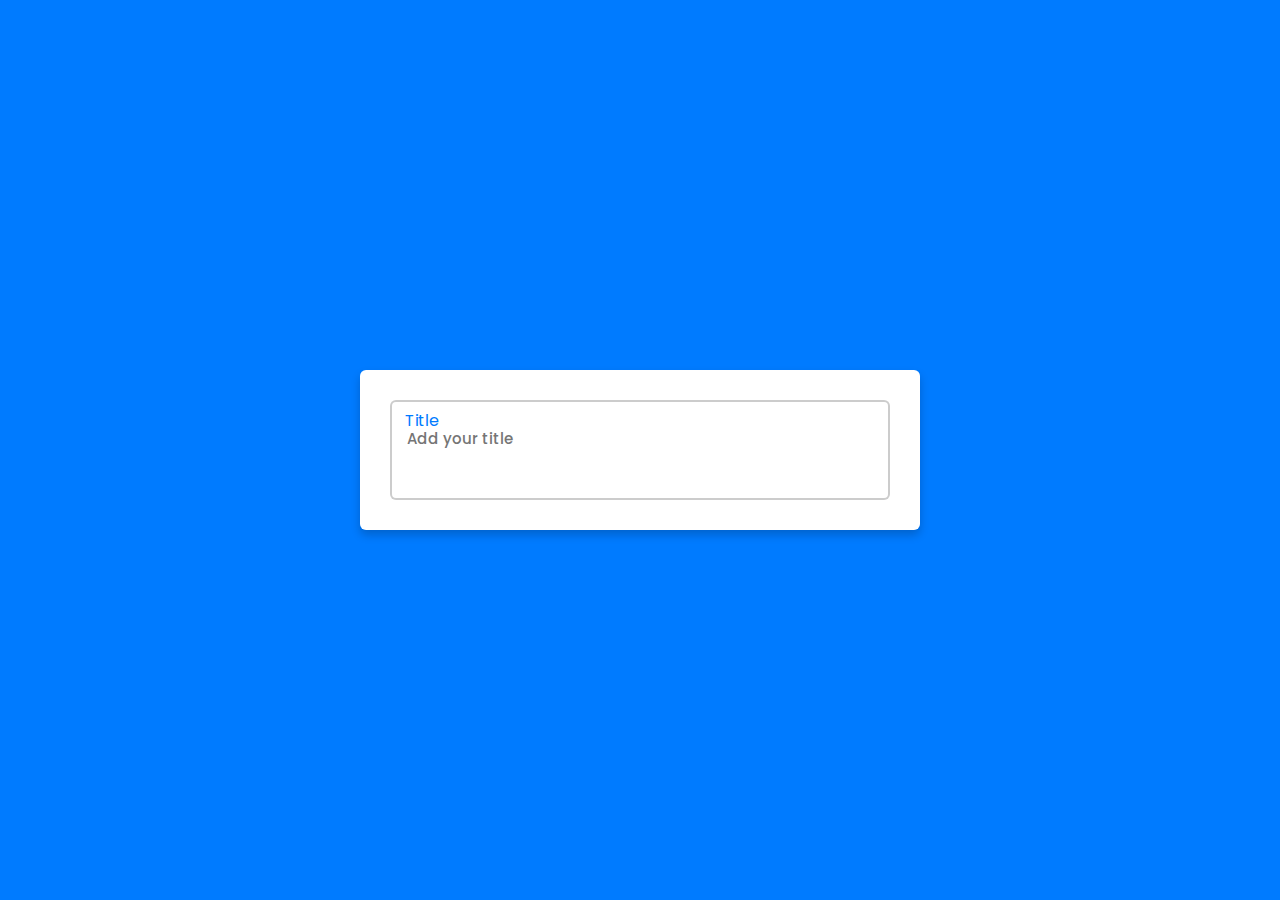
<file: CharacterLimit/index.html>
<!DOCTYPE html>
<html lang="en" dir="ltr">
  <head>
    <meta charset="UTF-8" />
    <title>Input Character limit | CodingNepal</title>
    <link rel="stylesheet" href="style.css" />
  </head>
  <body>
    <div class="input-box">
      <textarea placeholder="Add your title" required></textarea>
      <span class="title">Title</span>
      <div class="characters">
        <span class="signal_num">0</span>
        <span class="limit_num">/100</span>
      </div>
    </div>

    <script>
      let inputBox = document.querySelector(".input-box"),
        textarea = inputBox.querySelector("textarea"),
        signalNum = inputBox.querySelector(".signal_num");

      textarea.addEventListener("keyup", () => {
        let valLenght = textarea.value.length; //stored textarea value length into valLength

        signalNum.innerText = valLenght; //converted signalNum innerText by valLength
        valLenght > 0 ? inputBox.classList.add("active") : inputBox.classList.remove("active"); // if valLength is greater than 0 than add active class if not than remove active class
        valLenght > 100 ? inputBox.classList.add("error") : inputBox.classList.remove("error"); // if valLength is greater than 100 than add error class if not than remove error class

        console.log(valLenght);
      });
    </script>
  </body>
</html>
</file>
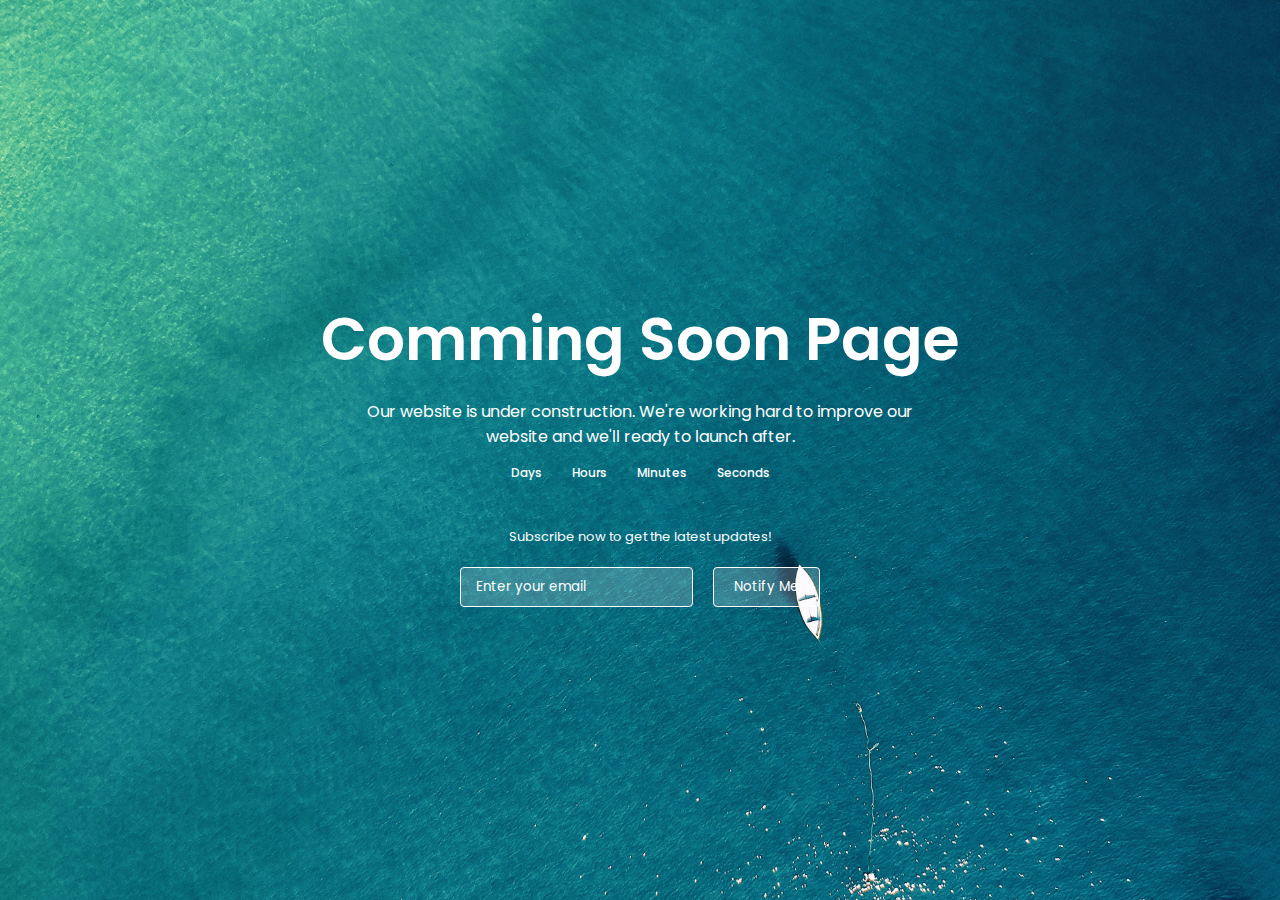
<file: CommingSoonWebsite/index.html>
<!DOCTYPE html>
<html lang="en">
<head>
  <meta charset="UTF-8" />
  <meta http-equiv="X-UA-Compatible" content="IE=edge" />
  <meta name="viewport" content="width=device-width, initial-scale=1.0" />
  <title>Website Coming Soon Page</title>
  <!-- CSS -->
  <link rel="stylesheet" href="css/style.css" />
</head>

<body>
  <section class="container">
    <img src="image.jpg" alt="" class="image" />
    <header>Comming Soon Page</header>
    <p>
      Our website is under construction. We're working hard to improve our
      website and we'll ready to launch after.
    </p>
    <div class="time-content">
      <div class="time days">
        <span class="number"></span>
        <span class="text">days</span>
      </div>
      <div class="time hours">
        <span class="number"></span>
        <span class="text">hours</span>
      </div>
      <div class="time minutes">
        <span class="number"></span>
        <span class="text">minutes</span>
      </div>
      <div class="time seconds">
        <span class="number"></span>
        <span class="text">seconds</span>
      </div>
    </div>

    <div class="email-content">
      <p>Subscribe now to get the latest updates!</p>

      <div class="input-box">
        <input type="email" placeholder="Enter your email" />
        <button>Notify Me</button>
      </div>
    </div>
  </section>

  <!-- JavaScript -->
  <script src="js/script.js"></script>
</body>

</html>
</file>
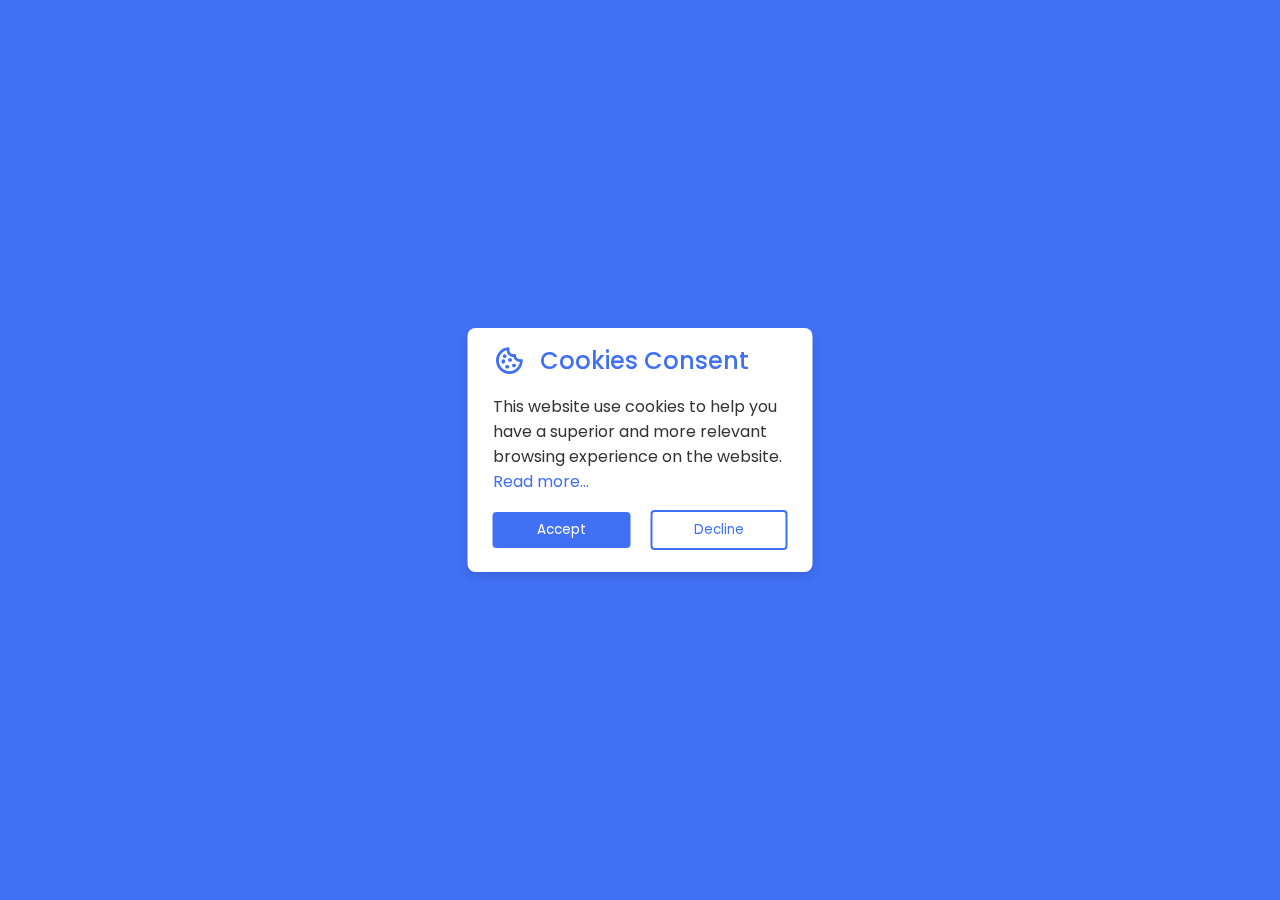
<file: cookieConsentBox/index.html>
<!DOCTYPE html>
<!-- Coding By CodingNepal - codingnepalweb.com -->
<html lang="en">
  <head>
    <meta charset="UTF-8" />
    <meta http-equiv="X-UA-Compatible" content="IE=edge" />
    <meta name="viewport" content="width=device-width, initial-scale=1.0" />
   <title>Popup Cookie Consent Box</title>
    <link rel="stylesheet" href="../cookieConsentBox/style.css" />
    <!-- Boxicons CSS -->
    <link href="https://unpkg.com/boxicons@2.1.2/css/boxicons.min.css" rel="stylesheet" />
    <script src="../cookieConsentBox/script.js" defer></script>
  </head>
  <body>
    <div class="wrapper">
      <header>
        <i class="bx bx-cookie"></i>
        <h2>Cookies Consent</h2>
      </header>

      <div class="data">
        <p>This website use cookies to help you have a superior and more relevant browsing experience on the website. <a href="#"> Read more...</a></p>
      </div>

      <div class="buttons">
        <button class="button" id="acceptBtn">Accept</button>
        <button class="button" id="declineBtn">Decline</button>
      </div>
    </div>
  </body>
</html>
</file>
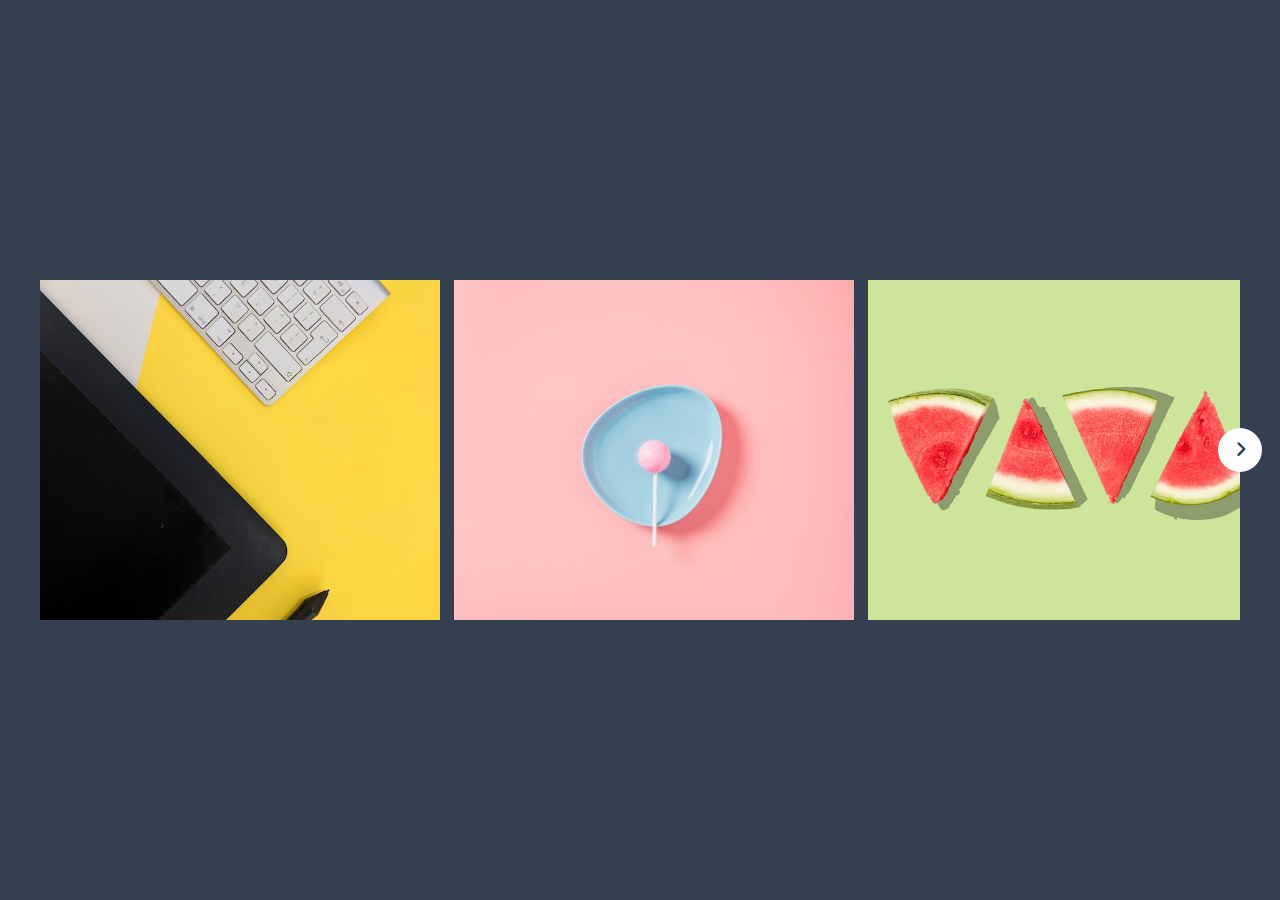
<file: DraggableImageSlider/index.html>
<!DOCTYPE html>
<!-- Coding By CodingNepal - youtube.com/codingnepal -->
<html lang="en" dir="ltr">
  <head>
    <meta charset="utf-8">
    <title>Draggable Image Slider | CodingNepal</title>
    <link rel="stylesheet" href="style.css">
    <meta name="viewport" content="width=device-width, initial-scale=1.0">
    <link rel="stylesheet" href="https://cdnjs.cloudflare.com/ajax/libs/font-awesome/6.2.0/css/all.min.css">
    <script src="script.js" defer></script>
  </head>
  <body>
    <div class="wrapper">
      <i id="left" class="fa-solid fa-angle-left"></i>
      <div class="carousel">
        <img src="images/img-1.jpg" alt="img" draggable="false">
        <img src="images/img-2.jpg" alt="img" draggable="false">
        <img src="images/img-3.jpg" alt="img" draggable="false">
        <img src="images/img-4.jpg" alt="img" draggable="false">
        <img src="images/img-5.jpg" alt="img" draggable="false">
        <img src="images/img-6.jpg" alt="img" draggable="false">
        <img src="images/img-7.jpg" alt="img" draggable="false">
        <img src="images/img-8.jpg" alt="img" draggable="false">
        <img src="images/img-9.jpg" alt="img" draggable="false">
      </div>
      <i id="right" class="fa-solid fa-angle-right"></i>
    </div>
    
  </body>
</html>
</file>
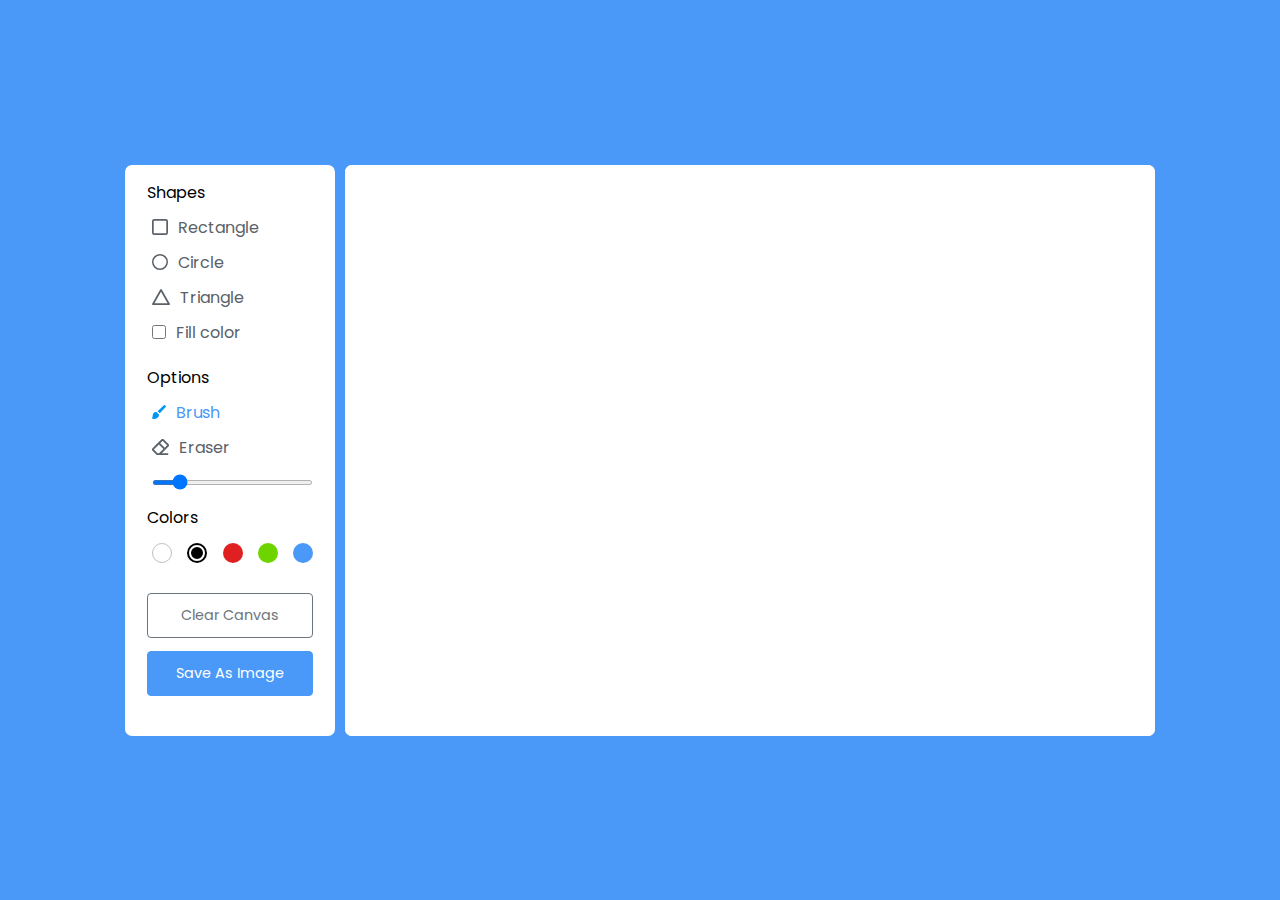
<file: DrawingApp/index.html>
<!DOCTYPE html>
<!-- Coding By CodingNepal - youtube.com/codingnepal -->
<html lang="en" dir="ltr">
  <head>
    <meta charset="utf-8">
    <title>Drawing App JavaScript | CodingNepal</title>
    <link rel="stylesheet" href="../DrawingApp/style.css">
    <meta name="viewport" content="width=device-width, initial-scale=1.0">
    <script src="../DrawingApp/script.js" defer></script>
  </head>
  <body>
    <div class="container">
      <section class="tools-board">
        <div class="row">
          <label class="title">Shapes</label>
          <ul class="options">
            <li class="option tool" id="rectangle">
              <img src="icons/rectangle.svg" alt="">
              <span>Rectangle</span>
            </li>
            <li class="option tool" id="circle">
              <img src="icons/circle.svg" alt="">
              <span>Circle</span>
            </li>
            <li class="option tool" id="triangle">
              <img src="icons/triangle.svg" alt="">
              <span>Triangle</span>
            </li>
            <li class="option">
              <input type="checkbox" id="fill-color">
              <label for="fill-color">Fill color</label>
            </li>
          </ul>
        </div>
        <div class="row">
          <label class="title">Options</label>
          <ul class="options">
            <li class="option active tool" id="brush">
              <img src="icons/brush.svg" alt="">
              <span>Brush</span>
            </li>
            <li class="option tool" id="eraser">
              <img src="icons/eraser.svg" alt="">
              <span>Eraser</span>
            </li>
            <li class="option">
              <input type="range" id="size-slider" min="1" max="30" value="5">
            </li>
          </ul>
        </div>
        <div class="row colors">
          <label class="title">Colors</label>
          <ul class="options">
            <li class="option"></li>
            <li class="option selected"></li>
            <li class="option"></li>
            <li class="option"></li>
            <li class="option">
              <input type="color" id="color-picker" value="#4A98F7">
            </li>
          </ul>
        </div>
        <div class="row buttons">
          <button class="clear-canvas">Clear Canvas</button>
          <button class="save-img">Save As Image</button>
        </div>
      </section>
      <section class="drawing-board">
        <canvas></canvas>
      </section>
    </div>
  </body>
</html>
</file>
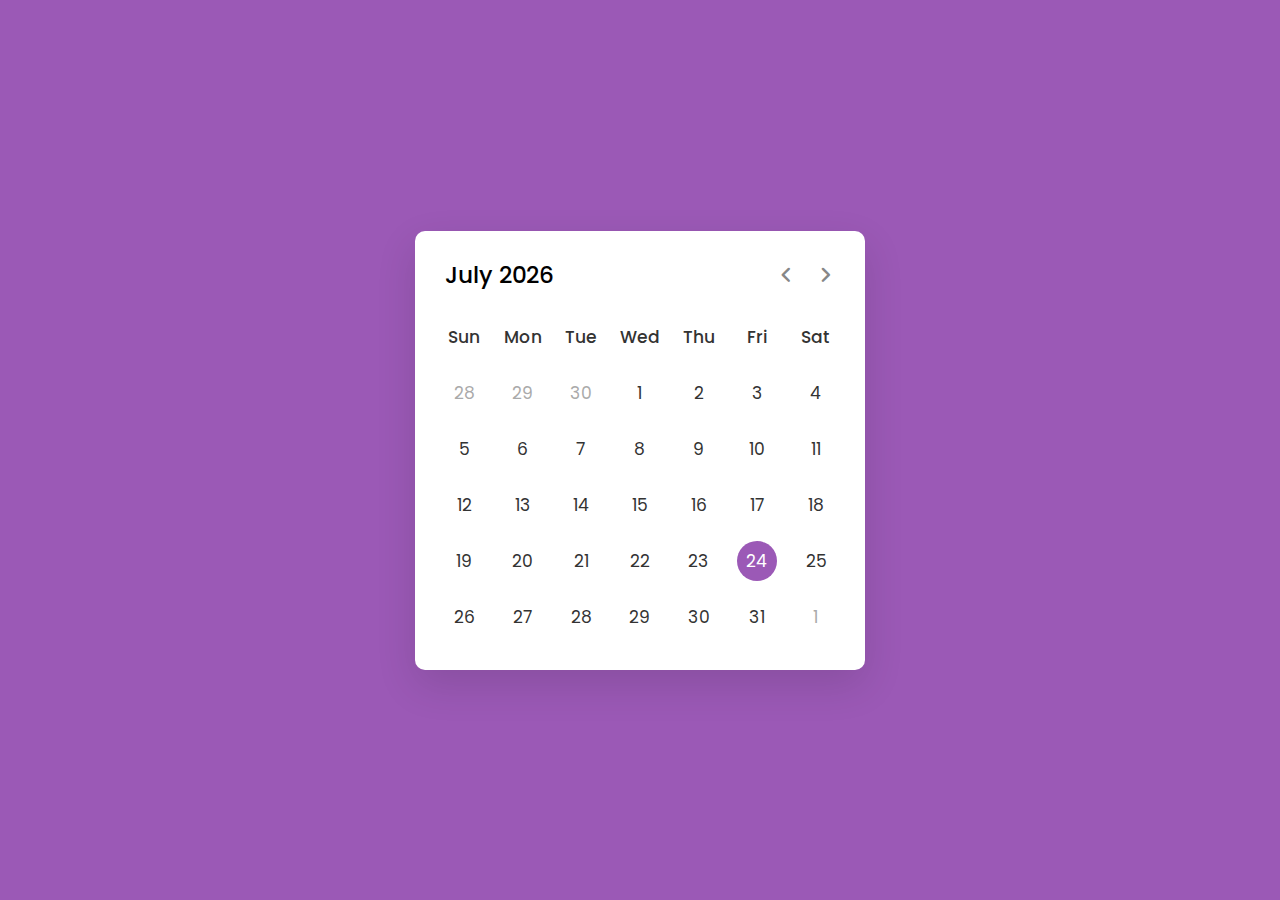
<file: DynamicCalendar/index.html>
<!DOCTYPE html>
<!-- Coding By CodingNepal - youtube.com/codingnepal -->
<html lang="en" dir="ltr">
  <head>
    <meta charset="utf-8">
    <title>Dynamic Calendar JavaScript | CodingNepal</title>
    <link rel="stylesheet" href="style.css">
    <meta name="viewport" content="width=device-width, initial-scale=1.0">
    <!-- Google Font Link for Icons -->
    <link rel="stylesheet" href="https://fonts.googleapis.com/css2?family=Material+Symbols+Rounded:opsz,wght,FILL,GRAD@20..48,100..700,0..1,-50..200">
    <script src="script.js" defer></script>
  </head>
  <body>
    <div class="wrapper">
      <header>
        <p class="current-date"></p>
        <div class="icons">
          <span id="prev" class="material-symbols-rounded">chevron_left</span>
          <span id="next" class="material-symbols-rounded">chevron_right</span>
        </div>
      </header>
      <div class="calendar">
        <ul class="weeks">
          <li>Sun</li>
          <li>Mon</li>
          <li>Tue</li>
          <li>Wed</li>
          <li>Thu</li>
          <li>Fri</li>
          <li>Sat</li>
        </ul>
        <ul class="days"></ul>
      </div>
    </div>
    
  </body>
</html>
</file>
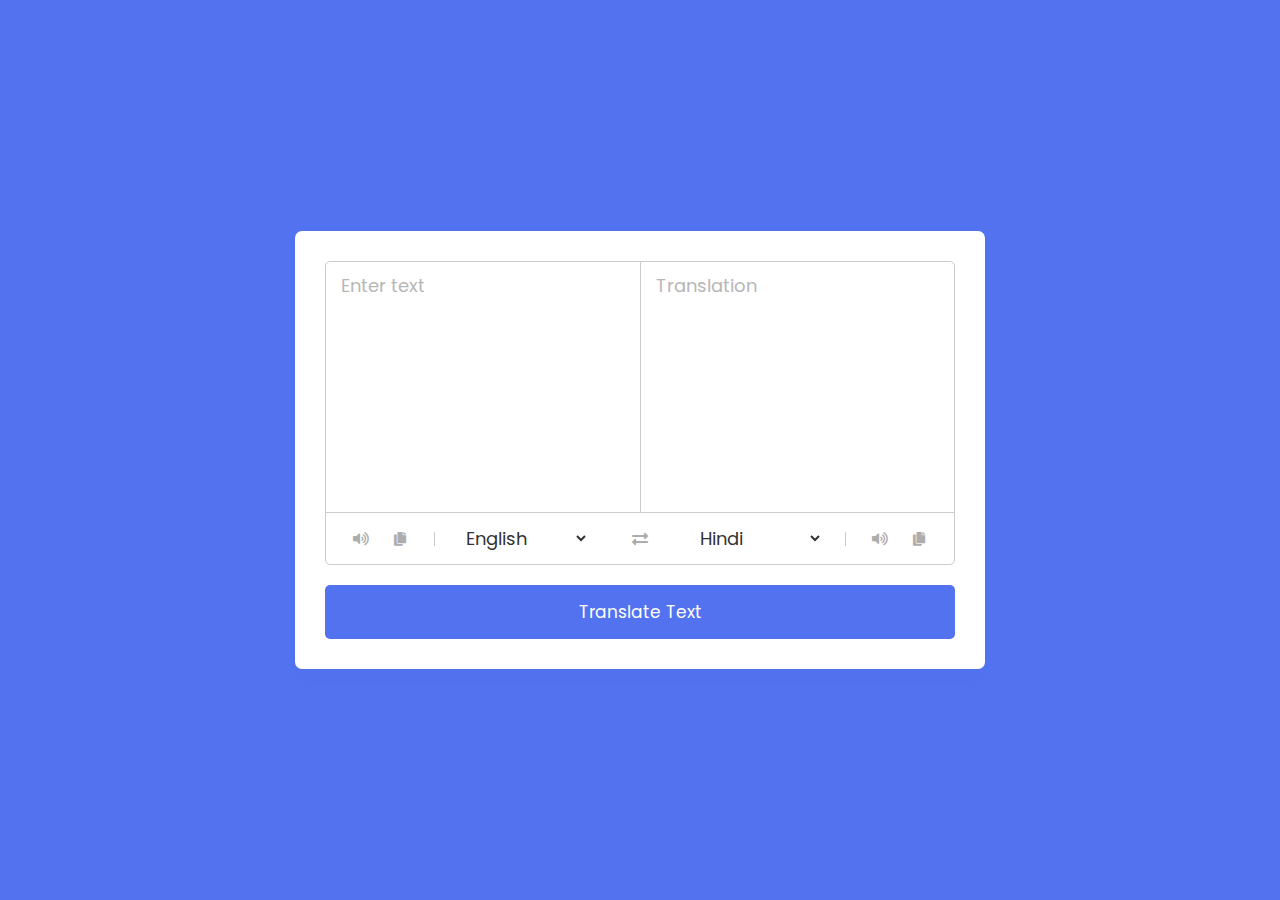
<file: LanguageTranslator/index.html>
<!DOCTYPE html>
<html lang="en" dir="ltr">

<head>
  <meta charset="utf-8">
  <title>Language Translator | CodingNepal</title>
  <link rel="stylesheet" href="../LanguageTranslator/style.css">
  <meta name="viewport" content="width=device-width, initial-scale=1.0">
  <!-- Font Awesome CDN Link for Icons -->
  <link rel="stylesheet" href="https://cdnjs.cloudflare.com/ajax/libs/font-awesome/5.15.3/css/all.min.css" />
</head>

<body>
  <div class="container">
    <div class="wrapper">
      <div class="text-input">
        <textarea spellcheck="false" class="from-text" placeholder="Enter text"></textarea>
        <textarea spellcheck="false" readonly disabled class="to-text" placeholder="Translation"></textarea>
      </div>
      <ul class="controls">
        <li class="row from">
          <div class="icons">
            <i id="from" class="fas fa-volume-up"></i>
            <i id="from" class="fas fa-copy"></i>
          </div>
          <select></select>
        </li>
        <li class="exchange"><i class="fas fa-exchange-alt"></i></li>
        <li class="row to">
          <select></select>
          <div class="icons">
            <i id="to" class="fas fa-volume-up"></i>
            <i id="to" class="fas fa-copy"></i>
          </div>
        </li>
      </ul>
    </div>
    <button>Translate Text</button>
  </div>

  <script src="../LanguageTranslator/countries.js"></script>
  <script src="../LanguageTranslator/script.js"></script>

</body>

</html>
</file>
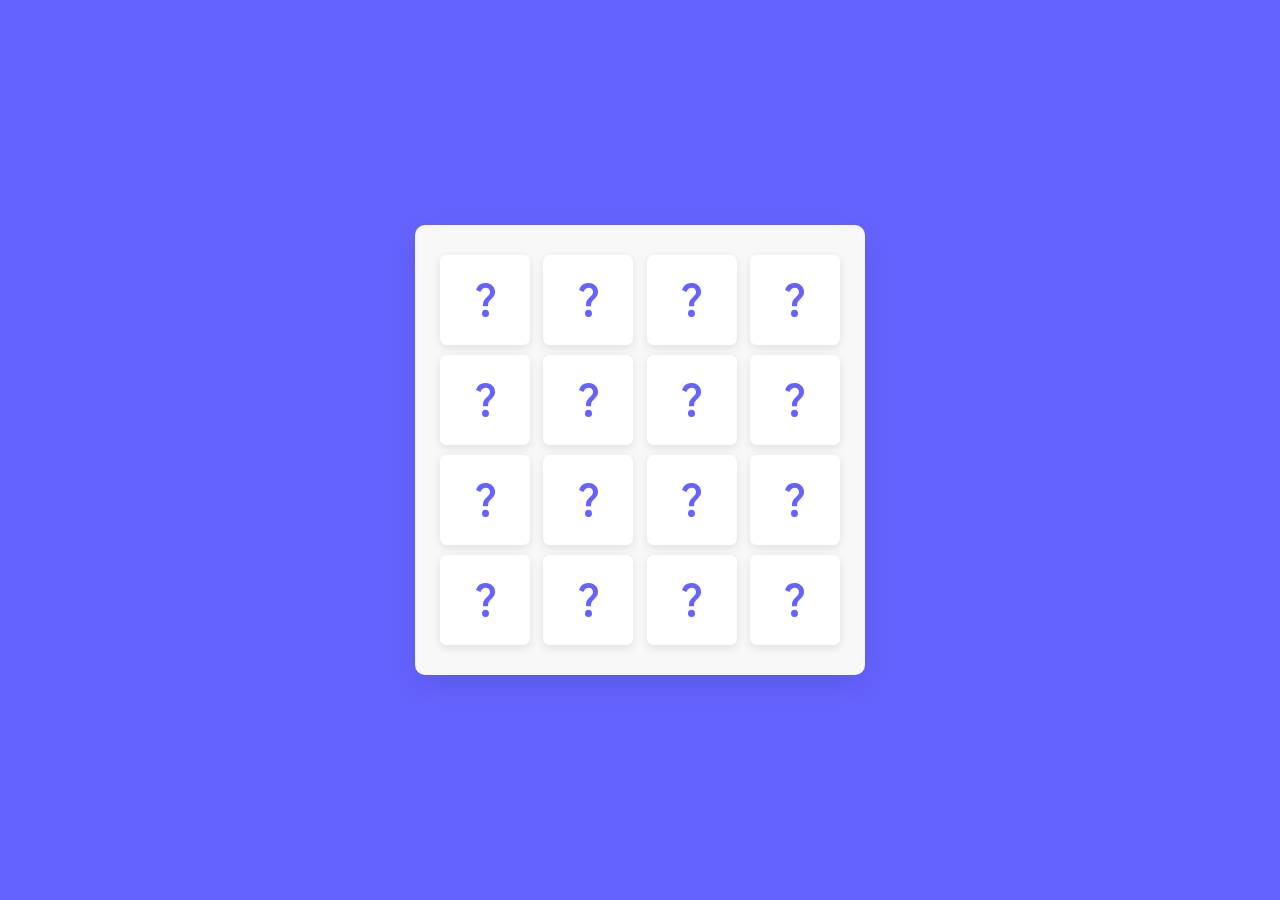
<file: MemoryCardGame/index.html>
<!DOCTYPE html>
<!-- Coding By CodingNepal - youtube.com/codingnepal -->
<html lang="en" dir="ltr">

<head>
  <meta charset="utf-8">
  <title>Memory Card Game in JavaScript | CodingNepal</title>
  <link rel="stylesheet" href="style.css">
  <meta name="viewport" content="width=device-width, initial-scale=1.0">
</head>

<body>
  <div class="wrapper">
    <ul class="cards">
      <li class="card">
        <div class="view front-view">
          <img src="images/que_icon.svg" alt="icon">
        </div>
        <div class="view back-view">
          <img src="images/img-1.png" alt="card-img">
        </div>
      </li>
      <li class="card">
        <div class="view front-view">
          <img src="images/que_icon.svg" alt="icon">
        </div>
        <div class="view back-view">
          <img src="images/img-6.png" alt="card-img">
        </div>
      </li>
      <li class="card">
        <div class="view front-view">
          <img src="images/que_icon.svg" alt="icon">
        </div>
        <div class="view back-view">
          <img src="images/img-3.png" alt="card-img">
        </div>
      </li>
      <li class="card">
        <div class="view front-view">
          <img src="images/que_icon.svg" alt="icon">
        </div>
        <div class="view back-view">
          <img src="images/img-2.png" alt="card-img">
        </div>
      </li>
      <li class="card">
        <div class="view front-view">
          <img src="images/que_icon.svg" alt="icon">
        </div>
        <div class="view back-view">
          <img src="images/img-1.png" alt="card-img">
        </div>
      </li>
      <li class="card">
        <div class="view front-view">
          <img src="images/que_icon.svg" alt="icon">
        </div>
        <div class="view back-view">
          <img src="images/img-5.png" alt="card-img">
        </div>
      </li>
      <li class="card">
        <div class="view front-view">
          <img src="images/que_icon.svg" alt="icon">
        </div>
        <div class="view back-view">
          <img src="images/img-2.png" alt="card-img">
        </div>
      </li>
      <li class="card">
        <div class="view front-view">
          <img src="images/que_icon.svg" alt="icon">
        </div>
        <div class="view back-view">
          <img src="images/img-6.png" alt="card-img">
        </div>
      </li>
      <li class="card">
        <div class="view front-view">
          <img src="images/que_icon.svg" alt="icon">
        </div>
        <div class="view back-view">
          <img src="images/img-3.png" alt="card-img">
        </div>
      </li>
      <li class="card">
        <div class="view front-view">
          <img src="images/que_icon.svg" alt="icon">
        </div>
        <div class="view back-view">
          <img src="images/img-4.png" alt="card-img">
        </div>
      </li>
      <li class="card">
        <div class="view front-view">
          <img src="images/que_icon.svg" alt="icon">
        </div>
        <div class="view back-view">
          <img src="images/img-5.png" alt="card-img">
        </div>
      </li>
      <li class="card">
        <div class="view front-view">
          <img src="images/que_icon.svg" alt="icon">
        </div>
        <div class="view back-view">
          <img src="images/img-4.png" alt="card-img">
        </div>
      </li>
      <li class="card">
        <div class="view front-view">
          <img src="images/que_icon.svg" alt="icon">
        </div>
        <div class="view back-view">
          <img src="images/img-4.png" alt="card-img">
        </div>
      </li>
      <li class="card">
        <div class="view front-view">
          <img src="images/que_icon.svg" alt="icon">
        </div>
        <div class="view back-view">
          <img src="images/img-4.png" alt="card-img">
        </div>
      </li>
      <li class="card">
        <div class="view front-view">
          <img src="images/que_icon.svg" alt="icon">
        </div>
        <div class="view back-view">
          <img src="images/img-4.png" alt="card-img">
        </div>
      </li>
      <li class="card">
        <div class="view front-view">
          <img src="images/que_icon.svg" alt="icon">
        </div>
        <div class="view back-view">
          <img src="images/img-4.png" alt="card-img">
        </div>
      </li>
    </ul>
  </div>

  <script src="script.js"></script>

</body>

</html>
</file>
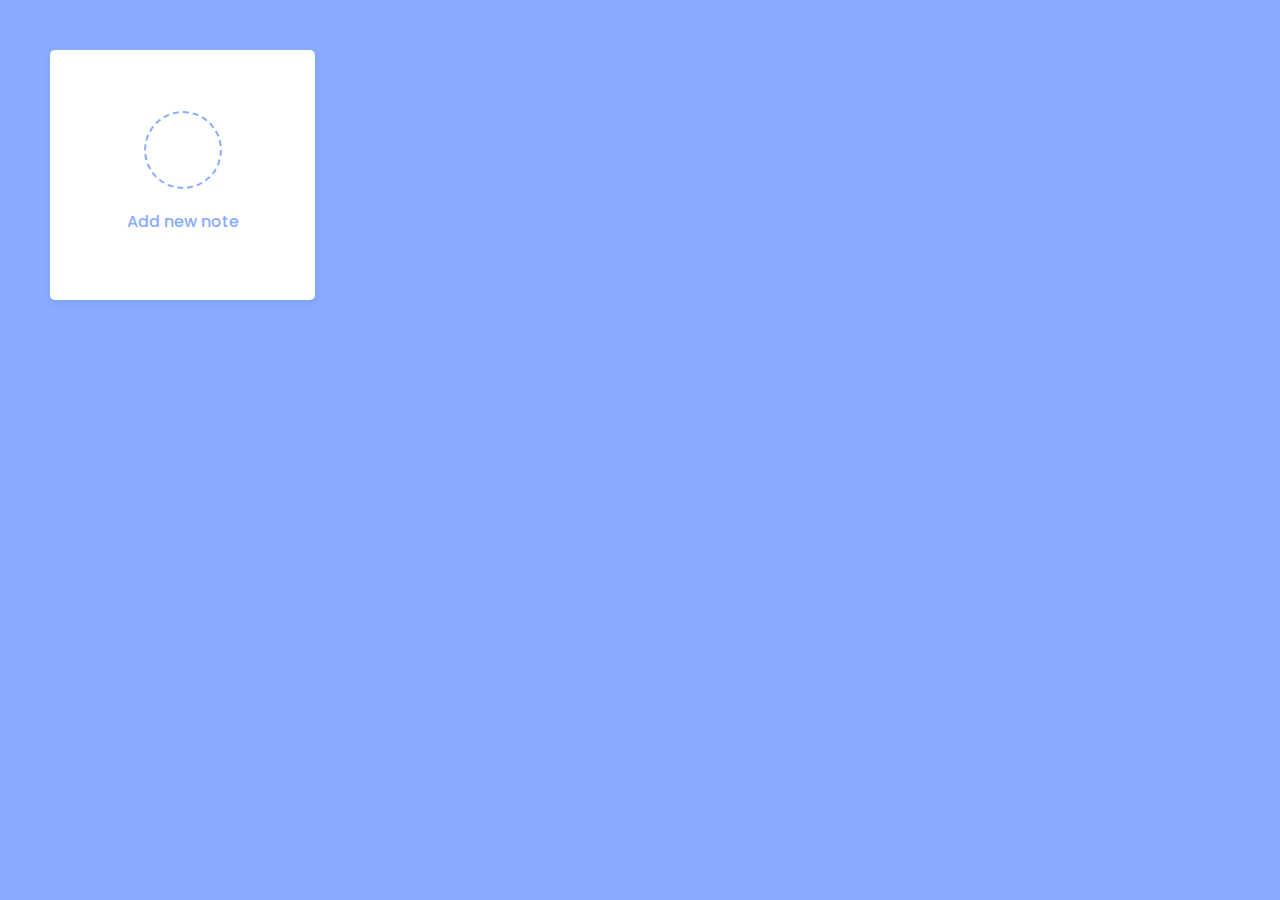
<file: NotesApp/index.html>
<!DOCTYPE html>
<html lang="en" dir="ltr">

<head>
  <meta charset="utf-8">
  <title>Notes App in JavaScript | CodingNepal</title>
  <link rel="stylesheet" href="style.css">
  <meta name="viewport" content="width=device-width, initial-scale=1.0">
  <!-- Iconscout Link For Icons -->
  <link rel="stylesheet" href="https://unicons.iconscout.com/release/v4.0.0/css/line.css">
</head>

<body>
  <div class="popup-box">
    <div class="popup">
      <div class="content">
        <header>
          <p></p>
          <i class="uil uil-times"></i>
        </header>
        <form action="#">
          <div class="row title">
            <label>Title</label>
            <input type="text" spellcheck="false">
          </div>
          <div class="row description">
            <label>Description</label>
            <textarea spellcheck="false"></textarea>
          </div>
          <button></button>
        </form>
      </div>
    </div>
  </div>
  <div class="wrapper">
    <li class="add-box">
      <div class="icon"><i class="uil uil-plus"></i></div>
      <p>Add new note</p>
    </li>
  </div>

  <script src="script.js"></script>

</body>

</html>
</file>
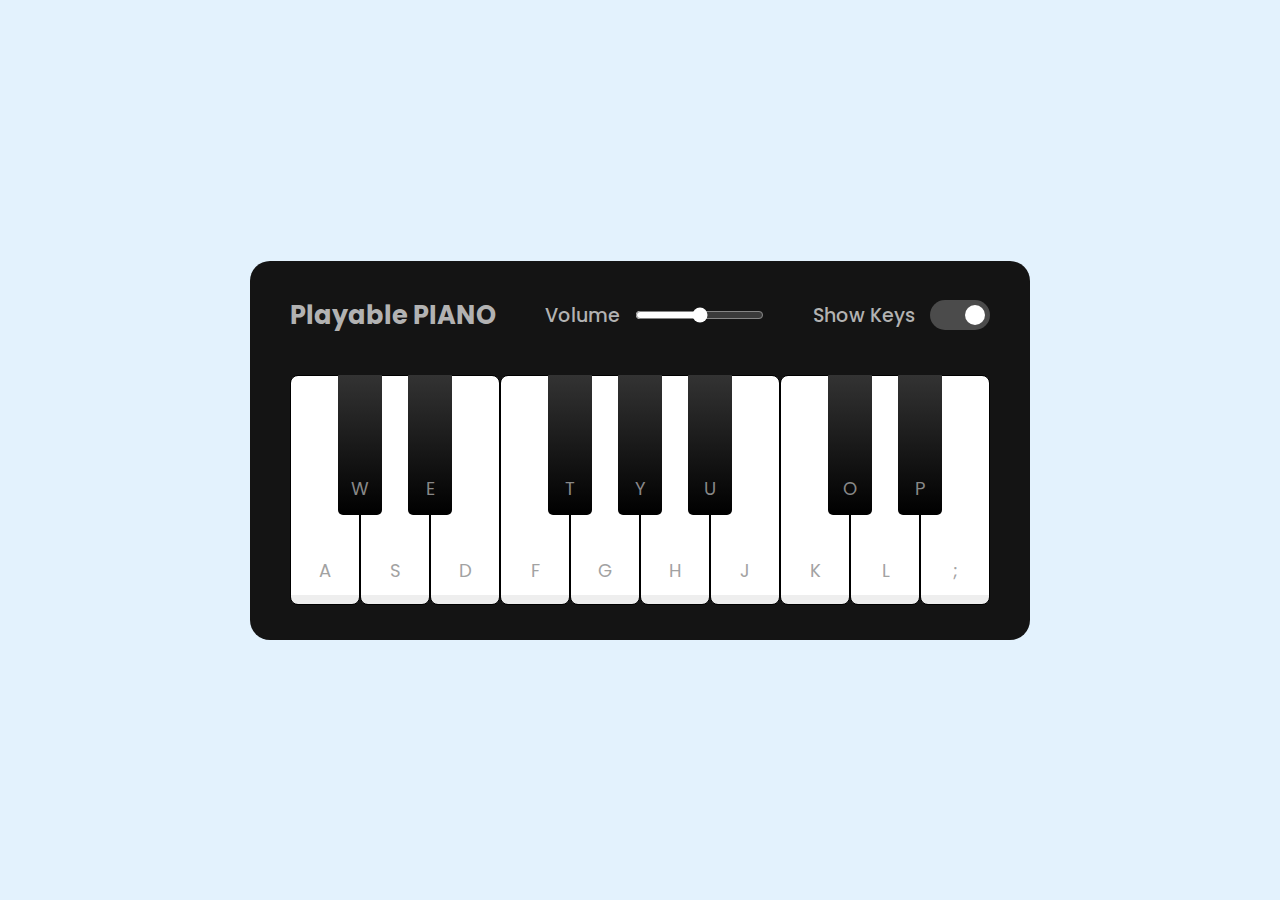
<file: Piano/index.html>
<!DOCTYPE html>
<html lang="en" dir="ltr">

<head>
    <meta charset="utf-8">
    <title>Playable Piano JavaScript</title>
    <link rel="stylesheet" href="../Piano/style.css">
    <meta name="viewport" content="width=device-width, initial-scale=1.0">
    <script src="../Piano/script.js" defer></script>
</head>

<body>
    <div class="wrapper">
        <header>
            <h2>Playable PIANO</h2>
            <div class="column volume-slider">
                <span>Volume</span><input type="range" min="0" max="1" value="0.5" step="any">
            </div>
            <div class="column keys-checkbox">
                <span>Show Keys</span><input type="checkbox" checked>
            </div>
        </header>
        <ul class="piano-keys">
            <li class="key white" data-key="a"><span>a</span></li>
            <li class="key black" data-key="w"><span>w</span></li>
            <li class="key white" data-key="s"><span>s</span></li>
            <li class="key black" data-key="e"><span>e</span></li>
            <li class="key white" data-key="d"><span>d</span></li>
            <li class="key white" data-key="f"><span>f</span></li>
            <li class="key black" data-key="t"><span>t</span></li>
            <li class="key white" data-key="g"><span>g</span></li>
            <li class="key black" data-key="y"><span>y</span></li>
            <li class="key white" data-key="h"><span>h</span></li>
            <li class="key black" data-key="u"><span>u</span></li>
            <li class="key white" data-key="j"><span>j</span></li>
            <li class="key white" data-key="k"><span>k</span></li>
            <li class="key black" data-key="o"><span>o</span></li>
            <li class="key white" data-key="l"><span>l</span></li>
            <li class="key black" data-key="p"><span>p</span></li>
            <li class="key white" data-key=";"><span>;</span></li>
        </ul>
    </div>

</body>

</html>
</file>
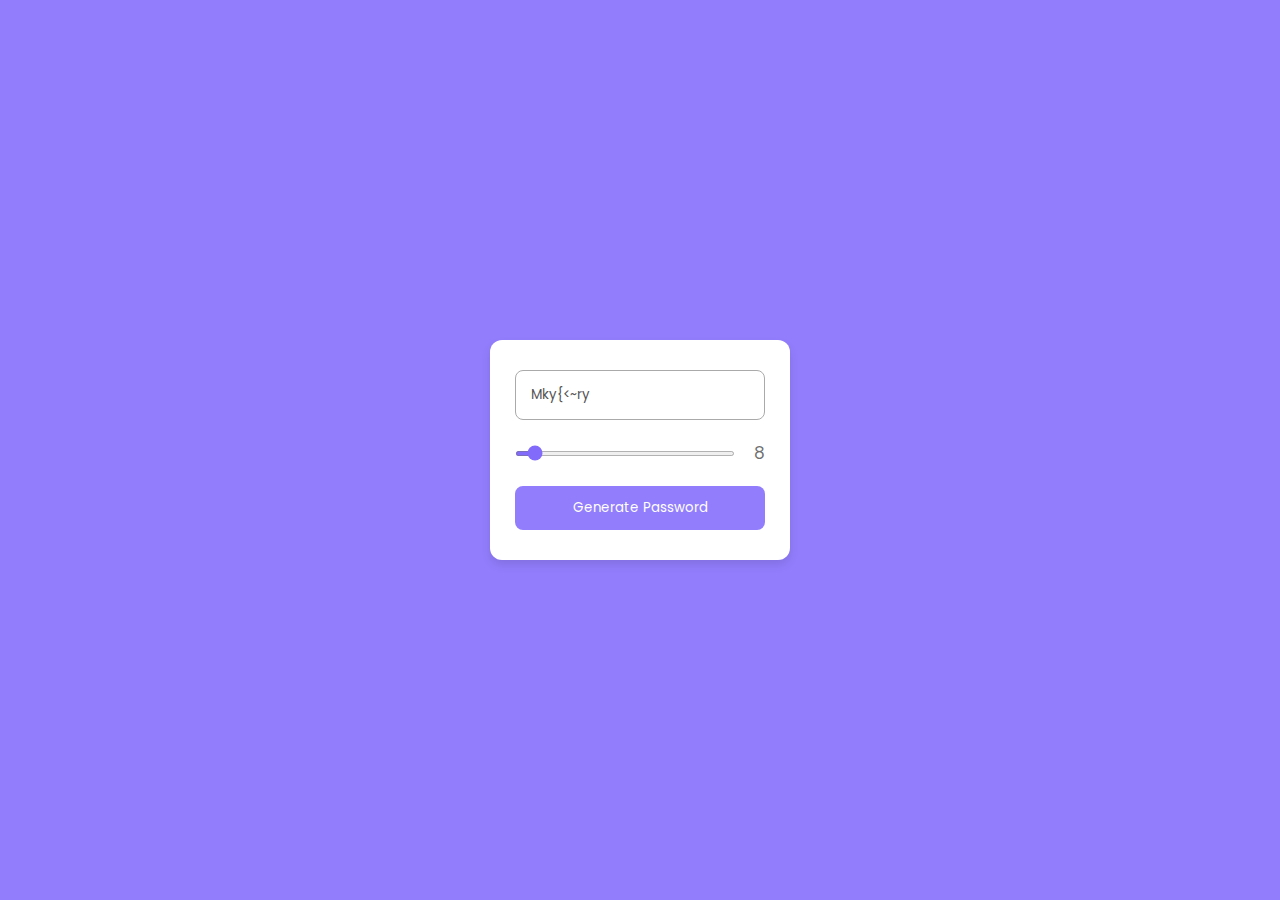
<file: RandomPassword/index.html>
<!DOCTYPE html>
<html lang="en">
  <head>
    <meta charset="UTF-8" />
    <meta http-equiv="X-UA-Compatible" content="IE=edge" />
    <meta name="viewport" content="width=device-width, initial-scale=1.0" />
   <title>Password Generator JavaScript</title>
    <link rel="stylesheet" href="../RandomPassword/style.css" />
    <!-- Unicon Icons -->
    <link rel="stylesheet" href="https://unicons.iconscout.com/release/v4.0.0/css/line.css" />
   <script src="../RandomPassword/script.js" defer></script>
  </head>
  <body>
    <div class="wrapper">
      <div class="password-box">
        <input type="text" disabled />
        <i class="uil uil-copy copy-icon"></i>
      </div>

      <div class="range-box">
        <input type="range" min="6" max="40" value="8" />
        <span class="slider-number">8</span>
      </div>

      <button class="generate-button">Generate Password</button>
    </div>
  </body>
</html>
</file>
<file: CharacterLimit/style.css>
/* Google font import link */
@import url('https://fonts.googleapis.com/css2?family=Poppins:wght@200;300;400;500;600;700&display=swap');
*{
  margin: 0;
  padding: 0;
  box-sizing: border-box;
  font-family: 'Poppins', sans-serif;
}
body{
  min-height: 100vh;
  display: flex;
  align-items: center;
  justify-content: center;
  background: #007bff;
  padding: 0 15px;
}
.input-box{
  position: relative;
  height: 160px;
  max-width: 560px;
  width: 100%;
  background: #fff;
  padding: 30px;
  border-radius: 6px;
  box-shadow: 0 5px 10px rgba(0,0,0,0.2);
}
.input-box textarea{
  height: 100%;
  width: 100%;
  outline: none;
  border: 2px solid rgba(0,0,0,0.2);
  border-radius: 6px;
  resize: none;
  padding: 25px 15px;
  font-size: 15px;
  font-weight: 500;
  caret-color: #007bff;
}
.input-box textarea:focus,
.input-box textarea:valid{
  border-color: #007bff;
}
.input-box.error textarea{
  border-color: red;
}
.input-box textarea::placeholder{
  font-size: 15px;
  font-weight: 500;
}
.input-box .title{
  position: absolute;
  top: 38px;
  left: 45px;
  color: #007bff;
}
.input-box.error .title{
  color: red;
}
.input-box .characters{
  position: absolute;
  bottom: 35px;
  right: 45px;
  display: flex;
  align-items: center;
  color: #007bff;
  display: none;
}
.input-box.active .characters{
  display: block;
}
.input-box.error .characters{
  color: red;
}
</file>
<file: CommingSoonWebsite/css/style.css>
/* Google Fonts - Poppins */
@import url("https://fonts.googleapis.com/css2?family=Poppins:wght@300;400;500;600;700&display=swap");

* {
  margin: 0;
  padding: 0;
  box-sizing: border-box;
  font-family: "Poppins", sans-serif;
}
.container {
  display: flex;
  row-gap: 15px;
  align-items: center;
  justify-content: center;
  flex-direction: column;
  height: 100vh;
  width: 100%;
  overflow: hidden;
}
.container .image {
  position: absolute;
  height: 100%;
  width: 100%;
  object-fit: cover;
  z-index: -1;
}
.container header {
  font-size: 60px;
  color: #fff;
  font-weight: 600;
  text-align: center;
}
.container p {
  font-size: 16px;
  font-weight: 400;
  color: #fff;
  max-width: 550px;
  text-align: center;
}
.container .time-content {
  display: flex;
  column-gap: 30px;
  align-items: center;
}
.time-content .time {
  display: flex;
  align-items: center;
  flex-direction: column;
}
.time .number,
.time .text {
  font-weight: 500;
  color: #fff;
}
.time .number {
  font-size: 40px;
}
.time .text {
  text-transform: capitalize;
  font-size: 12px;
}
.email-content {
  display: flex;
  align-items: center;
  flex-direction: column;
  margin-top: 30px;
  width: 100%;
}
.email-content p {
  font-size: 13px;
}
.input-box {
  display: flex;
  align-items: center;
  height: 40px;
  max-width: 360px;
  width: 100%;
  margin-top: 20px;
  column-gap: 20px;
}
.input-box input,
.input-box button {
  height: 100%;
  outline: none;
  border: none;
  border: 1px solid #fff;
  border-radius: 4px;
  background-color: rgba(255, 255, 255, 0.2);
  font-weight: 400;
}
.input-box input {
  width: 100%;
  padding: 0 15px;
  color: #fff;
}
input::placeholder {
  color: #fff;
}
.input-box button {
  cursor: pointer;
  color: #fff;
  white-space: nowrap;
  padding: 0 20px;
  transition: all 0.3s ease;
}
.input-box button:hover {
  background-color: #fff;
  color: #0d6a81;
}
@media screen and (max-width: 300px) {
  .container header {
    font-size: 50px;
  }
}
</file>
<file: cookieConsentBox/style.css>
/* Google Fonts - Poppins */
@import url("https://fonts.googleapis.com/css2?family=Poppins:wght@300;400;500;600&display=swap");

* {
  margin: 0;
  padding: 0;
  box-sizing: border-box;
  font-family: "Poppins", sans-serif;
}
body {
  min-height: 100vh;
  background-color: #4070f4;
}
.wrapper {
  position: fixed;
  bottom: 50px;
  right: -370px;
  max-width: 345px;
  width: 100%;
  background: #fff;
  border-radius: 8px;
  padding: 15px 25px 22px;
  transition: right 0.3s ease;
  box-shadow: 0 5px 10px rgba(0, 0, 0, 0.1);
}
.wrapper.show {
    right: 50%;
    left: 50%;
    transform: translate(-50%, -50%);
    top: 50%;
    max-height: fit-content;
}
.wrapper header {
  display: flex;
  align-items: center;
  column-gap: 15px;
}
header i {
  color: #4070f4;
  font-size: 32px;
}
header h2 {
  color: #4070f4;
  font-weight: 500;
}
.wrapper .data {
  margin-top: 16px;
}
.wrapper .data p {
  color: #333;
  font-size: 16px;
}
.data p a {
  color: #4070f4;
  text-decoration: none;
}
.data p a:hover {
  text-decoration: underline;
}
.wrapper .buttons {
  margin-top: 16px;
  width: 100%;
  display: flex;
  align-items: center;
  justify-content: space-between;
}
.buttons .button {
  border: none;
  color: #fff;
  padding: 8px 0;
  border-radius: 4px;
  background: #4070f4;
  cursor: pointer;
  width: calc(100% / 2 - 10px);
  transition: all 0.2s ease;
}
.buttons #acceptBtn:hover {
  background-color: #034bf1;
}
#declineBtn {
  border: 2px solid #4070f4;
  background-color: #fff;
  color: #4070f4;
}
#declineBtn:hover {
  background-color: #4070f4;
  color: #fff;
}
</file>
<file: DraggableImageSlider/style.css>
/* Import Google font - Poppins */
@import url('https://fonts.googleapis.com/css2?family=Poppins:wght@400;500;600&display=swap');
*{
  margin: 0;
  padding: 0;
  box-sizing: border-box;
  font-family: 'Poppins', sans-serif;
}
body{
  display: flex;
  padding: 0 35px;
  min-height: 100vh;
  align-items: center;
  justify-content: center;
  background: #343F4F;
}
.wrapper{
  display: flex;
  max-width: 1200px;
  position: relative;
}
.wrapper i{
  top: 50%;
  height: 44px;
  width: 44px;
  color: #343F4F;
  cursor: pointer;
  font-size: 1.15rem;
  position: absolute;
  text-align: center;
  line-height: 44px;
  background: #fff;
  border-radius: 50%;
  transform: translateY(-50%);
  transition: transform 0.1s linear;
}
.wrapper i:active{
  transform: translateY(-50%) scale(0.9);
}
.wrapper i:hover{
  background: #f2f2f2;
}
.wrapper i:first-child{
  left: -22px;
  display: none;
}
.wrapper i:last-child{
  right: -22px;
}
.wrapper .carousel{
  font-size: 0px;
  cursor: pointer;
  overflow: hidden;
  white-space: nowrap;
  scroll-behavior: smooth;
}
.carousel.dragging{
  cursor: grab;
  scroll-behavior: auto;
}
.carousel.dragging img{
  pointer-events: none;
}
.carousel img{
  height: 340px;
  object-fit: cover;
  user-select: none;
  margin-left: 14px;
  width: calc(100% / 3);
}
.carousel img:first-child{
  margin-left: 0px;
}

@media screen and (max-width: 900px) {
  .carousel img{
    width: calc(100% / 2);
  }
}

@media screen and (max-width: 550px) {
  .carousel img{
    width: 100%;
  }
}
</file>
<file: DrawingApp/style.css>
/* Import Google font - Poppins */
@import url('https://fonts.googleapis.com/css2?family=Poppins:wght@400;500;600&display=swap');
*{
  margin: 0;
  padding: 0;
  box-sizing: border-box;
  font-family: 'Poppins', sans-serif;
}
body{
  display: flex;
  align-items: center;
  justify-content: center;
  min-height: 100vh;
  background: #4A98F7;
}
.container{
  display: flex;
  width: 100%;
  gap: 10px;
  padding: 10px;
  max-width: 1050px;
}
section{
  background: #fff;
  border-radius: 7px;
}
.tools-board{
  width: 210px;
  padding: 15px 22px 0;
}
.tools-board .row{
  margin-bottom: 20px;
}
.row .options{
  list-style: none;
  margin: 10px 0 0 5px;
}
.row .options .option{
  display: flex;
  cursor: pointer;
  align-items: center;
  margin-bottom: 10px;
}
.option:is(:hover, .active) img{
  filter: invert(17%) sepia(90%) saturate(3000%) hue-rotate(900deg) brightness(100%) contrast(100%);
}
.option :where(span, label){
  color: #5A6168;
  cursor: pointer;
  padding-left: 10px;
}
.option:is(:hover, .active) :where(span, label){
  color: #4A98F7;
}
.option #fill-color{
  cursor: pointer;
  height: 14px;
  width: 14px;
}
#fill-color:checked ~ label{
  color: #4A98F7;
}
.option #size-slider{
  width: 100%;
  height: 5px;
  margin-top: 10px;
}
.colors .options{
  display: flex;
  justify-content: space-between;
}
.colors .option{
  height: 20px;
  width: 20px;
  border-radius: 50%;
  margin-top: 3px;
  position: relative;
}
.colors .option:nth-child(1){
  background-color: #fff;
  border: 1px solid #bfbfbf;
}
.colors .option:nth-child(2){
  background-color: #000;
}
.colors .option:nth-child(3){
  background-color: #E02020;
}
.colors .option:nth-child(4){
  background-color: #6DD400;
}
.colors .option:nth-child(5){
  background-color: #4A98F7;
}
.colors .option.selected::before{
  position: absolute;
  content: "";
  top: 50%;
  left: 50%;
  height: 12px;
  width: 12px;
  background: inherit;
  border-radius: inherit;
  border: 2px solid #fff;
  transform: translate(-50%, -50%);
}
.colors .option:first-child.selected::before{
  border-color: #ccc;
}
.option #color-picker{
  opacity: 0;
  cursor: pointer;
}
.buttons button{
  width: 100%;
  color: #fff;
  border: none;
  outline: none;
  padding: 11px 0;
  font-size: 0.9rem;
  margin-bottom: 13px;
  background: none;
  border-radius: 4px;
  cursor: pointer;
}
.buttons .clear-canvas{
  color: #6C757D;
  border: 1px solid #6C757D;
  transition: all 0.3s ease;
}
.clear-canvas:hover{
  color: #fff;
  background: #6C757D;
}
.buttons .save-img{
  background: #4A98F7;
  border: 1px solid #4A98F7;
}
.drawing-board{
  flex: 1;
  overflow: hidden;
}
.drawing-board canvas{
  width: 100%;
  height: 100%;
}
</file>
<file: DynamicCalendar/style.css>
/* Import Google font - Poppins */
@import url('https://fonts.googleapis.com/css2?family=Poppins:wght@400;500;600&display=swap');
*{
  margin: 0;
  padding: 0;
  box-sizing: border-box;
  font-family: 'Poppins', sans-serif;
}
body{
  display: flex;
  align-items: center;
  padding: 0 10px;
  justify-content: center;
  min-height: 100vh;
  background: #9B59B6;
}
.wrapper{
  width: 450px;
  background: #fff;
  border-radius: 10px;
  box-shadow: 0 15px 40px rgba(0,0,0,0.12);
}
.wrapper header{
  display: flex;
  align-items: center;
  padding: 25px 30px 10px;
  justify-content: space-between;
}
header .icons{
  display: flex;
}
header .icons span{
  height: 38px;
  width: 38px;
  margin: 0 1px;
  cursor: pointer;
  color: #878787;
  text-align: center;
  line-height: 38px;
  font-size: 1.9rem;
  user-select: none;
  border-radius: 50%;
}
.icons span:last-child{
  margin-right: -10px;
}
header .icons span:hover{
  background: #f2f2f2;
}
header .current-date{
  font-size: 1.45rem;
  font-weight: 500;
}
.calendar{
  padding: 20px;
}
.calendar ul{
  display: flex;
  flex-wrap: wrap;
  list-style: none;
  text-align: center;
}
.calendar .days{
  margin-bottom: 20px;
}
.calendar li{
  color: #333;
  width: calc(100% / 7);
  font-size: 1.07rem;
}
.calendar .weeks li{
  font-weight: 500;
  cursor: default;
}
.calendar .days li{
  z-index: 1;
  cursor: pointer;
  position: relative;
  margin-top: 30px;
}
.days li.inactive{
  color: #aaa;
}
.days li.active{
  color: #fff;
}
.days li::before{
  position: absolute;
  content: "";
  left: 50%;
  top: 50%;
  height: 40px;
  width: 40px;
  z-index: -1;
  border-radius: 50%;
  transform: translate(-50%, -50%);
}
.days li.active::before{
  background: #9B59B6;
}
.days li:not(.active):hover::before{
  background: #f2f2f2;
}
</file>
<file: LanguageTranslator/style.css>
/* Import Google Font - Poppins */
@import url('https://fonts.googleapis.com/css2?family=Poppins:wght@400;500;600;700&display=swap');
*{
  margin: 0;
  padding: 0;
  box-sizing: border-box;
  font-family: 'Poppins', sans-serif;
}
body{
  display: flex;
  align-items: center;
  justify-content: center;
  padding: 0 10px;
  min-height: 100vh;
  background: #5372F0;
}
.container{
  max-width: 690px;
  width: 100%;
  padding: 30px;
  background: #fff;
  border-radius: 7px;
  box-shadow: 0 10px 20px rgba(0,0,0,0.01);
}
.wrapper{
  border-radius: 5px;
  border: 1px solid #ccc;
}
.wrapper .text-input{
  display: flex;
  border-bottom: 1px solid #ccc;
}
.text-input .to-text{
  border-radius: 0px;
  border-left: 1px solid #ccc;
}
.text-input textarea{
  height: 250px;
  width: 100%;
  border: none;
  outline: none;
  resize: none;
  background: none;
  font-size: 18px;
  padding: 10px 15px;
  border-radius: 5px;
}
.text-input textarea::placeholder{
  color: #b7b6b6;
}
.controls, li, .icons, .icons i{
  display: flex;
  align-items: center;
  justify-content: space-between;
}
.controls{
  list-style: none;
  padding: 12px 15px;
}
.controls .row .icons{
  width: 38%;
}
.controls .row .icons i{
  width: 50px;
  color: #adadad;
  font-size: 14px;
  cursor: pointer;
  transition: transform 0.2s ease;
  justify-content: center;
}
.controls .row.from .icons{
  padding-right: 15px;
  border-right: 1px solid #ccc;
}
.controls .row.to .icons{
  padding-left: 15px;
  border-left: 1px solid #ccc;
}
.controls .row select{
  color: #333;
  border: none;
  outline: none;
  font-size: 18px;
  background: none;
  padding-left: 5px;
}
.text-input textarea::-webkit-scrollbar{
  width: 4px;
}
.controls .row select::-webkit-scrollbar{
  width: 8px;
}
.text-input textarea::-webkit-scrollbar-track,
.controls .row select::-webkit-scrollbar-track{
  background: #fff;
}
.text-input textarea::-webkit-scrollbar-thumb{
  background: #ddd;
  border-radius: 8px;
}
.controls .row select::-webkit-scrollbar-thumb{
  background: #999;
  border-radius: 8px;
  border-right: 2px solid #ffffff;
}
.controls .exchange{
  color: #adadad;
  cursor: pointer;
  font-size: 16px;
  transition: transform 0.2s ease;
}
.controls i:active{
  transform: scale(0.9);
}
.container button{
  width: 100%;
  padding: 14px;
  outline: none;
  border: none;
  color: #fff;
  cursor: pointer;
  margin-top: 20px;
  font-size: 17px;
  border-radius: 5px;
  background: #5372F0;
}

@media (max-width: 660px){
  .container{
    padding: 20px;
  }
  .wrapper .text-input{
    flex-direction: column;
  }
  .text-input .to-text{
    border-left: 0px;
    border-top: 1px solid #ccc;
  }
  .text-input textarea{
    height: 200px;
  }
  .controls .row .icons{
    display: none;
  }
  .container button{
    padding: 13px;
    font-size: 16px;
  }
  .controls .row select{
    font-size: 16px;
  }
  .controls .exchange{
    font-size: 14px;
  }
}
</file>
<file: MemoryCardGame/style.css>
/* Import Google Font - Poppins */
@import url('https://fonts.googleapis.com/css2?family=Poppins:wght@400;500;600;700&display=swap');
*{
  margin: 0;
  padding: 0;
  box-sizing: border-box;
  font-family: 'Poppins', sans-serif;
}
body{
  display: flex;
  align-items: center;
  justify-content: center;
  min-height: 100vh;
  background: #6563FF;
}
.wrapper{
  padding: 25px;
  border-radius: 10px;
  background: #F8F8F8;
  box-shadow: 0 10px 30px rgba(0,0,0,0.1);
}
.cards, .card, .view{
  display: flex;
  align-items: center;
  justify-content: center;
}
.cards{
  height: 400px;
  width: 400px;
  flex-wrap: wrap;
  justify-content: space-between;
}
.cards .card{
  cursor: pointer;
  list-style: none;
  user-select: none;
  position: relative;
  perspective: 1000px;
  transform-style: preserve-3d;
  height: calc(100% / 4 - 10px);
  width: calc(100% / 4 - 10px);
}
.card.shake{
  animation: shake 0.35s ease-in-out;
}
@keyframes shake {
  0%, 100%{
    transform: translateX(0);
  }
  20%{
    transform: translateX(-13px);
  }
  40%{
    transform: translateX(13px);
  }
  60%{
    transform: translateX(-8px);
  }
  80%{
    transform: translateX(8px);
  }
}
.card .view{
  width: 100%;
  height: 100%;
  position: absolute;
  border-radius: 7px;
  background: #fff;
  pointer-events: none;
  backface-visibility: hidden;
  box-shadow: 0 3px 10px rgba(0,0,0,0.1);
  transition: transform 0.25s linear;
}
.card .front-view img{
  width: 19px;
}
.card .back-view img{
  max-width: 45px;
}
.card .back-view{
  transform: rotateY(-180deg);
}
.card.flip .back-view{
  transform: rotateY(0);
}
.card.flip .front-view{
  transform: rotateY(180deg);
}

@media screen and (max-width: 700px) {
  .cards{
    height: 350px;
    width: 350px;
  }
  .card .front-view img{
    width: 17px;
  }
  .card .back-view img{
    max-width: 40px;
  }
}

@media screen and (max-width: 530px) {
  .cards{
    height: 300px;
    width: 300px;
  }
  .card .front-view img{
    width: 15px;
  }
  .card .back-view img{
    max-width: 35px;
  }
}
</file>
<file: NotesApp/style.css>
/* Import Google Font - Poppins */
@import url('https://fonts.googleapis.com/css2?family=Poppins:wght@400;500;600;700&display=swap');
*{
  margin: 0;
  padding: 0;
  box-sizing: border-box;
  font-family: 'Poppins', sans-serif;
}
body{
  background: #88ABFF;
}
::selection{
  color: #fff;
  background: #618cf8;
}
.wrapper{
  margin: 50px;
  display: grid;
  gap: 25px;
  grid-template-columns: repeat(auto-fill, 265px);
}
.wrapper li{
  height: 250px;
  list-style: none;
  border-radius: 5px;
  padding: 15px 20px 20px;
  background: #fff;
  box-shadow: 0 4px 8px rgba(0,0,0,0.05);
}
.add-box, .icon, .bottom-content, 
.popup, header, .settings .menu li{
  display: flex;
  align-items: center;
  justify-content: space-between;
}
.add-box{
  cursor: pointer;
  flex-direction: column;
  justify-content: center;
}
.add-box .icon{
  height: 78px;
  width: 78px;
  color: #88ABFF;
  font-size: 40px;
  border-radius: 50%;
  justify-content: center;
  border: 2px dashed #88ABFF;
}
.add-box p{
  color: #88ABFF;
  font-weight: 500;
  margin-top: 20px;
}
.note{
  display: flex;
  flex-direction: column;
  justify-content: space-between;
}
.note .details{
  max-height: 165px;
  overflow-y: auto;
}
.note .details::-webkit-scrollbar,
.popup textarea::-webkit-scrollbar{
  width: 0;
}
.note .details:hover::-webkit-scrollbar,
.popup textarea:hover::-webkit-scrollbar{
  width: 5px;
}
.note .details:hover::-webkit-scrollbar-track,
.popup textarea:hover::-webkit-scrollbar-track{
  background: #f1f1f1;
  border-radius: 25px;
}
.note .details:hover::-webkit-scrollbar-thumb,
.popup textarea:hover::-webkit-scrollbar-thumb{
  background: #e6e6e6;
  border-radius: 25px;
}
.note p{
  font-size: 22px;
  font-weight: 500;
}
.note span{
  display: block;
  color: #575757;
  font-size: 16px;
  margin-top: 5px;
}
.note .bottom-content{
  padding-top: 10px;
  border-top: 1px solid #ccc;
}
.bottom-content span{
  color: #6D6D6D;
  font-size: 14px;
}
.bottom-content .settings{
  position: relative;
}
.bottom-content .settings i{
  color: #6D6D6D;
  cursor: pointer;
  font-size: 15px;
}
.settings .menu{
  z-index: 1;
  bottom: 0;
  right: -5px;
  padding: 5px 0;
  background: #fff;
  position: absolute;
  border-radius: 4px;
  transform: scale(0);
  transform-origin: bottom right;
  box-shadow: 0 0 6px rgba(0,0,0,0.15);
  transition: transform 0.2s ease;
}
.settings.show .menu{
  transform: scale(1);
}
.settings .menu li{
  height: 25px;
  font-size: 16px;
  margin-bottom: 2px;
  padding: 17px 15px;
  cursor: pointer;
  box-shadow: none;
  border-radius: 0;
  justify-content: flex-start;
}
.menu li:last-child{
  margin-bottom: 0;
}
.menu li:hover{
  background: #f5f5f5;
}
.menu li i{
  padding-right: 8px;
}

.popup-box{
  position: fixed;
  top: 0;
  left: 0;
  z-index: 2;
  height: 100%;
  width: 100%;
  background: rgba(0,0,0,0.4);
}
.popup-box .popup{
  position: absolute;
  top: 50%;
  left: 50%;
  z-index: 3;
  width: 100%;
  max-width: 400px;
  justify-content: center;
  transform: translate(-50%, -50%) scale(0.95);
}
.popup-box, .popup{
  opacity: 0;
  pointer-events: none;
  transition: all 0.25s ease;
}
.popup-box.show, .popup-box.show .popup{
  opacity: 1;
  pointer-events: auto;
}
.popup-box.show .popup{
  transform: translate(-50%, -50%) scale(1);
}
.popup .content{
  border-radius: 5px;
  background: #fff;
  width: calc(100% - 15px);
  box-shadow: 0 0 15px rgba(0,0,0,0.1);
}
.content header{
  padding: 15px 25px;
  border-bottom: 1px solid #ccc;
}
.content header p{
  font-size: 20px;
  font-weight: 500;
}
.content header i{
  color: #8b8989;
  cursor: pointer;
  font-size: 23px;
}
.content form{
  margin: 15px 25px 35px;
}
.content form .row{
  margin-bottom: 20px;
}
form .row label{
  font-size: 18px;
  display: block;
  margin-bottom: 6px;
}
form :where(input, textarea){
  height: 50px;
  width: 100%;
  outline: none;
  font-size: 17px;
  padding: 0 15px;
  border-radius: 4px;
  border: 1px solid #999;
}
form :where(input, textarea):focus{
  box-shadow: 0 2px 4px rgba(0,0,0,0.11);
}
form .row textarea{
  height: 150px;
  resize: none;
  padding: 8px 15px;
}
form button{
  width: 100%;
  height: 50px;
  color: #fff;
  outline: none;
  border: none;
  cursor: pointer;
  font-size: 17px;
  border-radius: 4px;
  background: #6A93F8;
}

@media (max-width: 660px){
  .wrapper{
    margin: 15px;
    gap: 15px;
    grid-template-columns: repeat(auto-fill, 100%);
  }
  .popup-box .popup{
    max-width: calc(100% - 15px);
  }
  .bottom-content .settings i{
    font-size: 17px;
  }
}
</file>
<file: Piano/style.css>
/* Import Google font - Poppins */
@import url('https://fonts.googleapis.com/css2?family=Poppins:wght@400;500;600&display=swap');
* {
  margin: 0;
  padding: 0;
  box-sizing: border-box;
  font-family: 'Poppins', sans-serif;
}
body {
  display: flex;
  align-items: center;
  justify-content: center;
  min-height: 100vh;
  background: #E3F2FD;
}
.wrapper {
  padding: 35px 40px;
  border-radius: 20px;
  background: #141414;
}
.wrapper header {
  display: flex;
  color: #B2B2B2;
  align-items: center;
  justify-content: space-between;
}
header h2 {
  font-size: 1.6rem;
}
header .column {
  display: flex;
  align-items: center;
}
header span {
  font-weight: 500;
  margin-right: 15px;
  font-size: 1.19rem;
}
header input {
  outline: none;
  border-radius: 30px;
}
.volume-slider input {
  accent-color: #fff;
}
.keys-checkbox input {
  height: 30px;
  width: 60px;
  cursor: pointer;
  appearance: none;
  position: relative;
  background: #4B4B4B
}
.keys-checkbox input::before {
  content: "";
  position: absolute;
  top: 50%;
  left: 5px;
  width: 20px;
  height: 20px;
  border-radius: 50%;
  background: #8c8c8c;
  transform: translateY(-50%);
  transition: all 0.3s ease;
}
.keys-checkbox input:checked::before {
  left: 35px;
  background: #fff;
}
.piano-keys {
  display: flex;
  list-style: none;
  margin-top: 40px;
}
.piano-keys .key {
  cursor: pointer;
  user-select: none;
  position: relative;
  text-transform: uppercase;
}
.piano-keys .black {
  z-index: 2;
  width: 44px;
  height: 140px;
  margin: 0 -22px 0 -22px;
  border-radius: 0 0 5px 5px;
  background: linear-gradient(#333, #000);
}
.piano-keys .black.active {
  box-shadow: inset -5px -10px 10px rgba(255,255,255,0.1);
  background:linear-gradient(to bottom, #000, #434343);
}
.piano-keys .white {
  height: 230px;
  width: 70px;
  border-radius: 8px;
  border: 1px solid #000;
  background: linear-gradient(#fff 96%, #eee 4%);
}
.piano-keys .white.active {
  box-shadow: inset -5px 5px 20px rgba(0,0,0,0.2);
  background:linear-gradient(to bottom, #fff 0%, #eee 100%);
}
.piano-keys .key span {
  position: absolute;
  bottom: 20px;
  width: 100%;
  color: #A2A2A2;
  font-size: 1.13rem;
  text-align: center;
}
.piano-keys .key.hide span {
  display: none;
}
.piano-keys .black span {
  bottom: 13px;
  color: #888888;
}

@media screen and (max-width: 815px) {
  .wrapper {
    padding: 25px;
  }
  header {
    flex-direction: column;
  }
  header :where(h2, .column) {
    margin-bottom: 13px;
  }
  .volume-slider input {
    max-width: 100px;
  }
  .piano-keys {
    margin-top: 20px;
  }
  .piano-keys .key:where(:nth-child(9), :nth-child(10)) {
    display: none;
  }
  .piano-keys .black {
    height: 100px;
    width: 40px;
    margin: 0 -20px 0 -20px;
  }
  .piano-keys .white {
    height: 180px;
    width: 60px;
  }
}

@media screen and (max-width: 615px) {
  .piano-keys .key:nth-child(13),
  .piano-keys .key:nth-child(14),
  .piano-keys .key:nth-child(15),
  .piano-keys .key:nth-child(16),
  .piano-keys .key :nth-child(17) {
    display: none;
  }
  .piano-keys .white {
    width: 50px;
  }
}
</file>
<file: RandomPassword/style.css>
/* Google Fonts - Poppins */
@import url("https://fonts.googleapis.com/css2?family=Poppins:wght@300;400;500;600&display=swap");

* {
  margin: 0;
  padding: 0;
  box-sizing: border-box;
  font-family: "Poppins", sans-serif;
}
body {
  min-height: 100vh;
  display: flex;
  align-items: center;
  justify-content: center;
  background-color: #927dfc;
}
.wrapper {
  position: relative;
  max-width: 300px;
  width: 100%;
  background: #fff;
  border-radius: 12px;
  padding: 30px 25px;
  box-shadow: 0 5px 10px rgba(0, 0, 0, 0.1);
}
.wrapper .password-box {
  position: relative;
  height: 50px;
}
.password-box input {
  height: 100%;
  width: 100%;
  border-radius: 8px;
  padding: 0 45px 0 15px;
  border: 1px solid #aaa;
  background-color: transparent;
}
.password-box .copy-icon {
  position: absolute;
  right: 15px;
  top: 50%;
  color: #707070;
  font-size: 20px;
  cursor: pointer;
  transform: translateY(-50%);
}
.copy-icon:hover {
  color: #826afb;
}
.wrapper .range-box {
  display: flex;
  align-items: center;
  margin-top: 20px;
}
.range-box input {
  width: 100%;
  height: 5px;
  accent-color: #826afb;
  cursor: pointer;
}
.range-box .slider-number {
  min-width: 30px;
  text-align: right;
  font-size: 17px;
  color: #707070;
}

.wrapper .generate-button {
  width: 100%;
  color: #fff;
  padding: 12px 0;
  margin-top: 20px;
  background: #927dfc;
  border: none;
  border-radius: 8px;
  cursor: pointer;
  transition: all 0.2s ease;
}
.generate-button:hover {
  background-color: #826afb;
}
</file>
